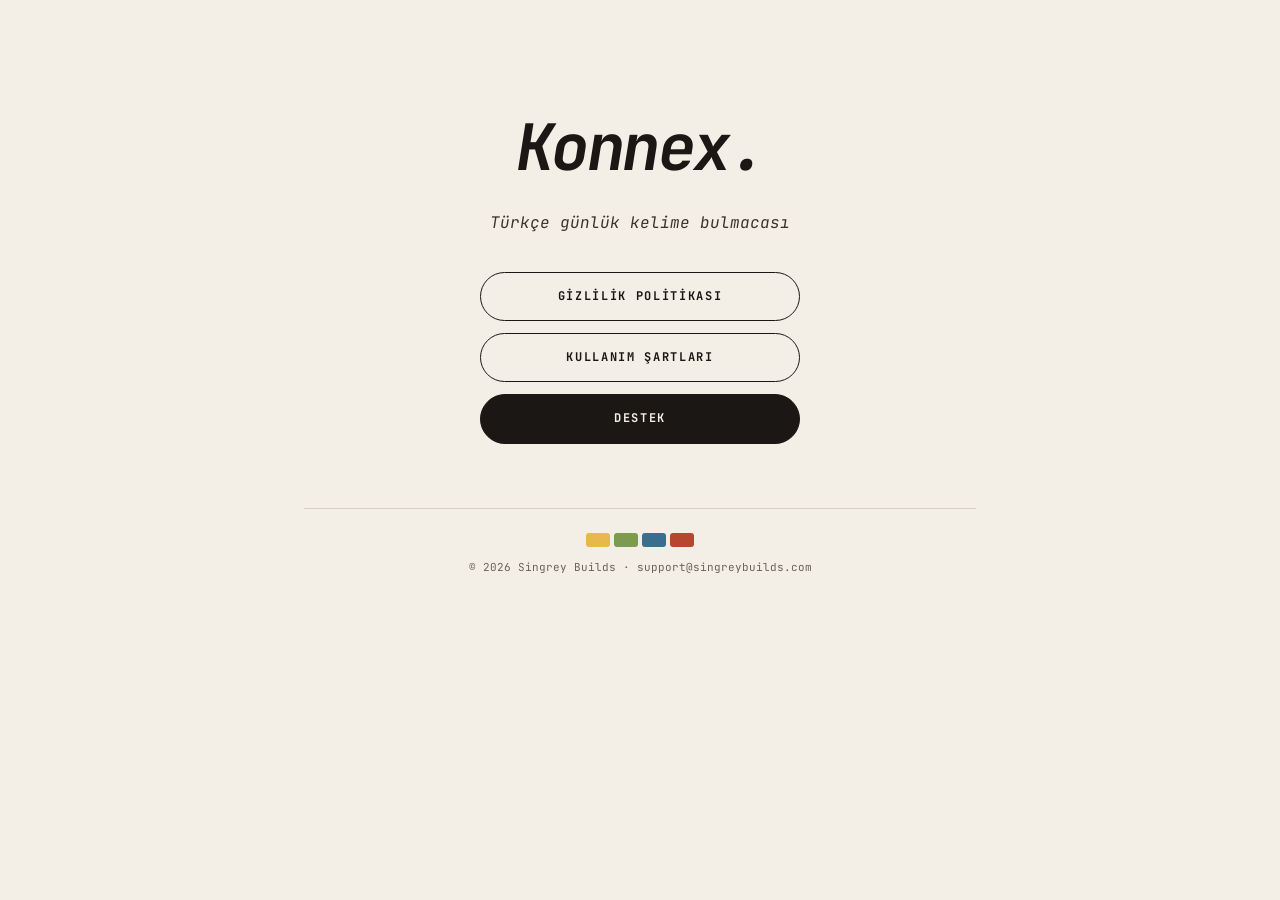
<file: index.html>
<!DOCTYPE html>
<html lang="tr">
<head>
  <meta charset="UTF-8" />
  <meta name="viewport" content="width=device-width, initial-scale=1.0" />
  <title>Konnex — Yasal & Destek</title>
  <link rel="stylesheet" href="./assets/style.css" />
</head>
<body>
  <main class="landing">
    <div class="wordmark">K<span class="underline">on</span>nex.</div>
    <p class="tagline">Türkçe günlük kelime bulmacası</p>

    <div class="links">
      <a href="./privacy.html">Gizlilik Politikası</a>
      <a href="./terms.html">Kullanım Şartları</a>
      <a href="mailto:support@singreybuilds.com" class="solid">Destek</a>
    </div>

    <footer style="margin-top: 64px;">
      <div class="swatches">
        <span style="background:#e8b84a"></span>
        <span style="background:#7d9b4e"></span>
        <span style="background:#3a6e8f"></span>
        <span style="background:#b8462e"></span>
      </div>
      <p>© 2026 Singrey Builds · support@singreybuilds.com</p>
    </footer>
  </main>
</body>
</html>
</file>
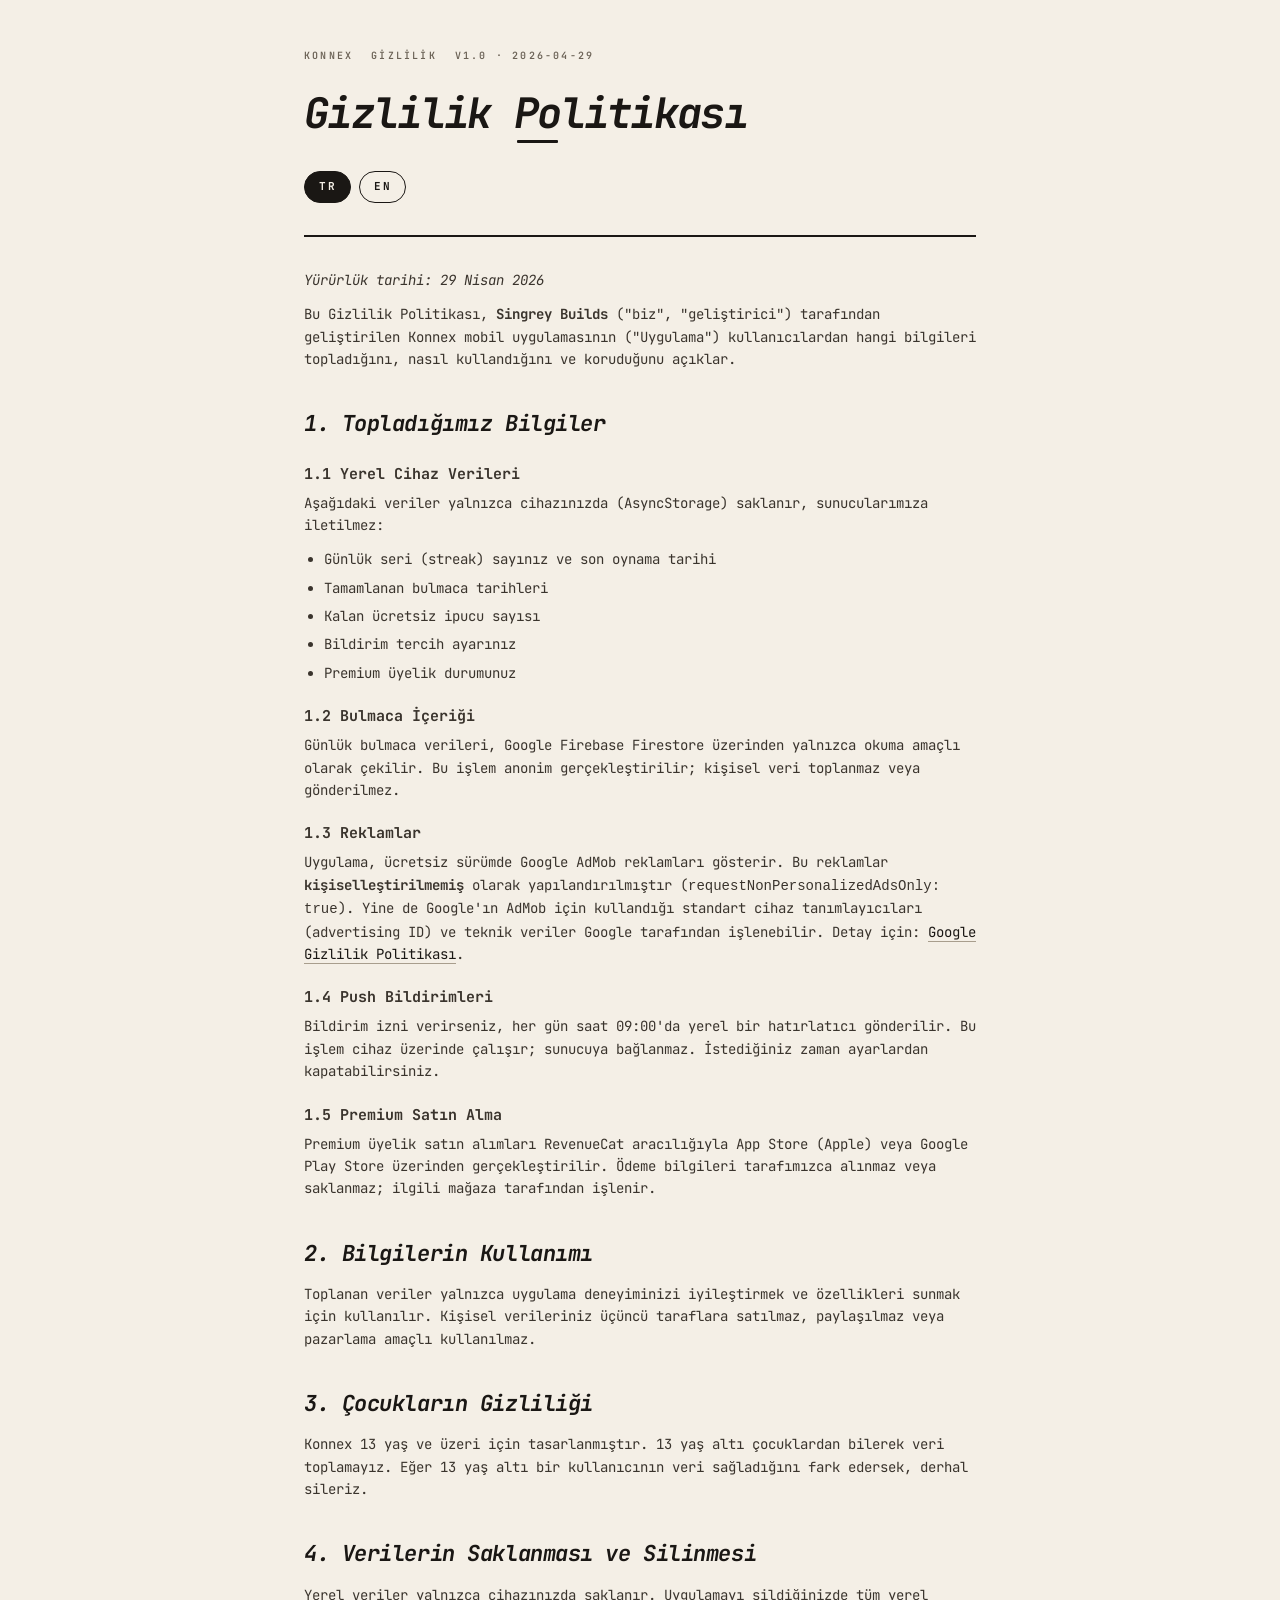
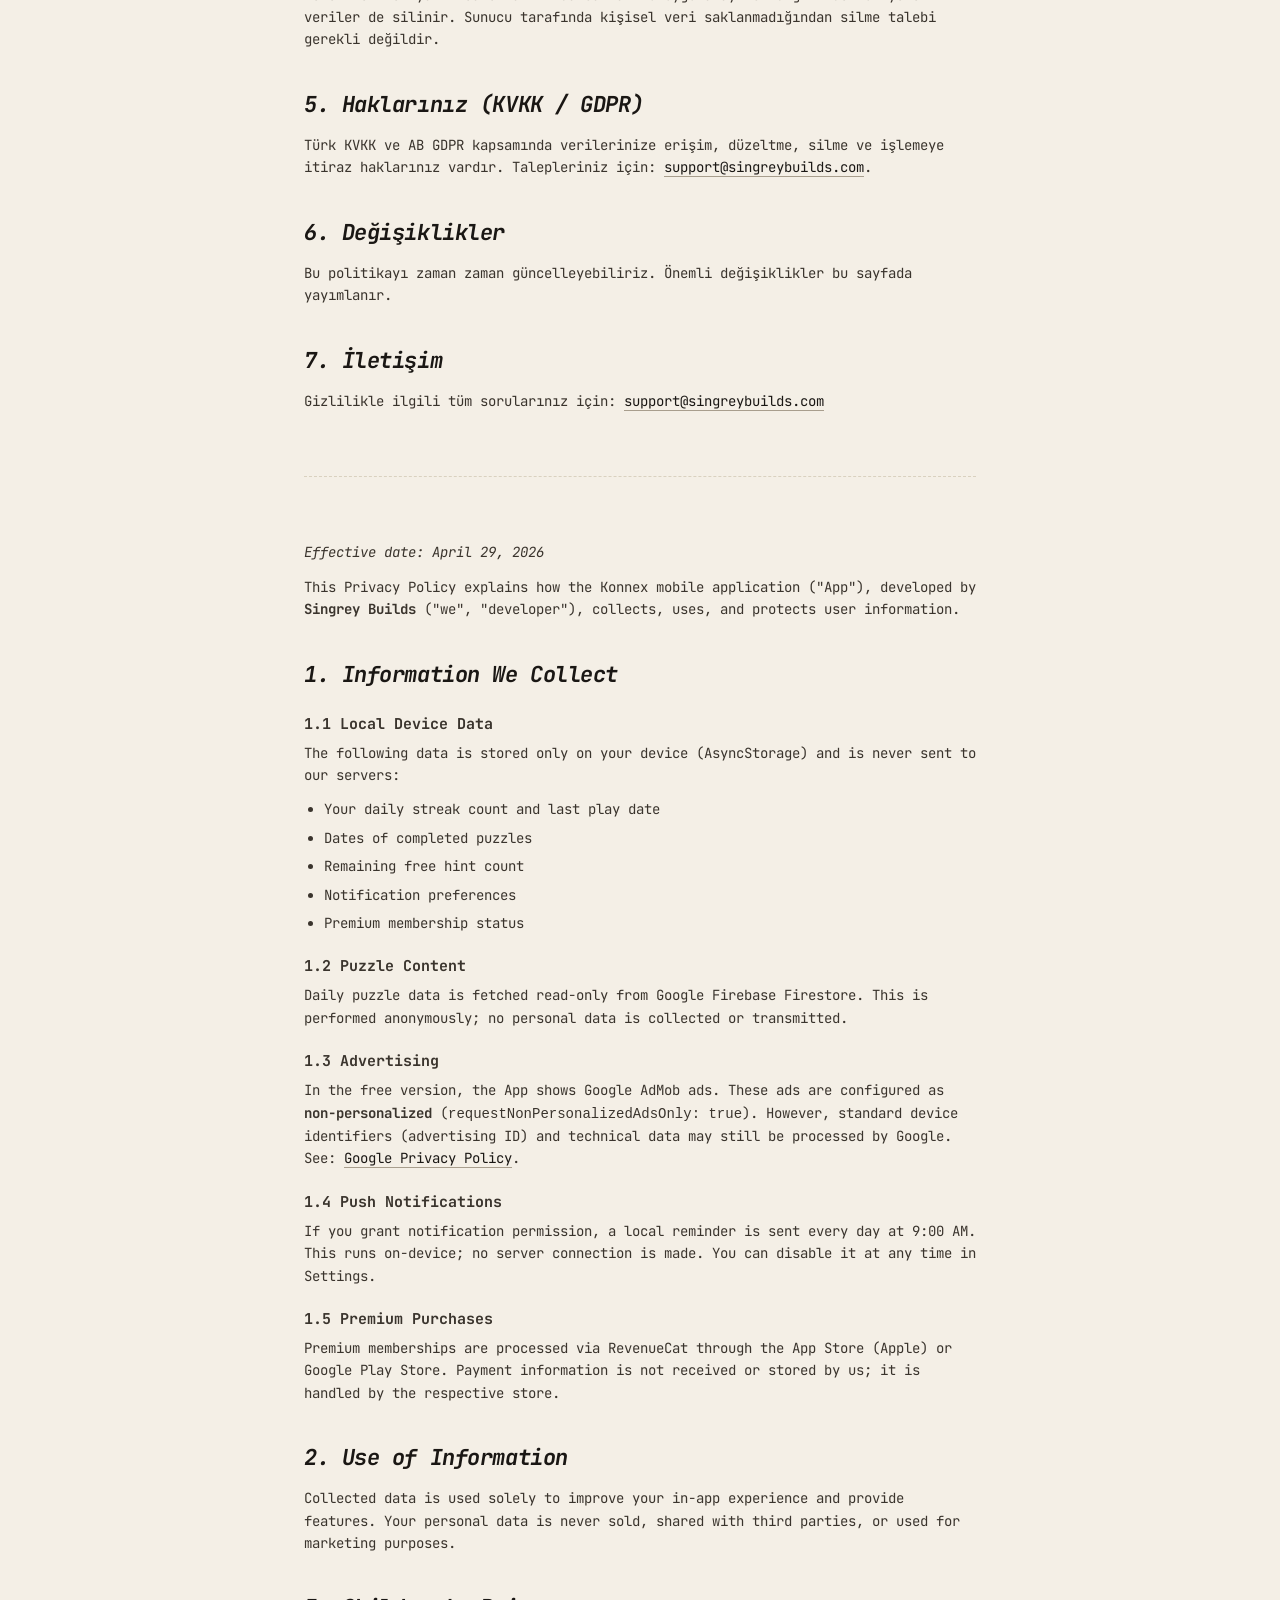
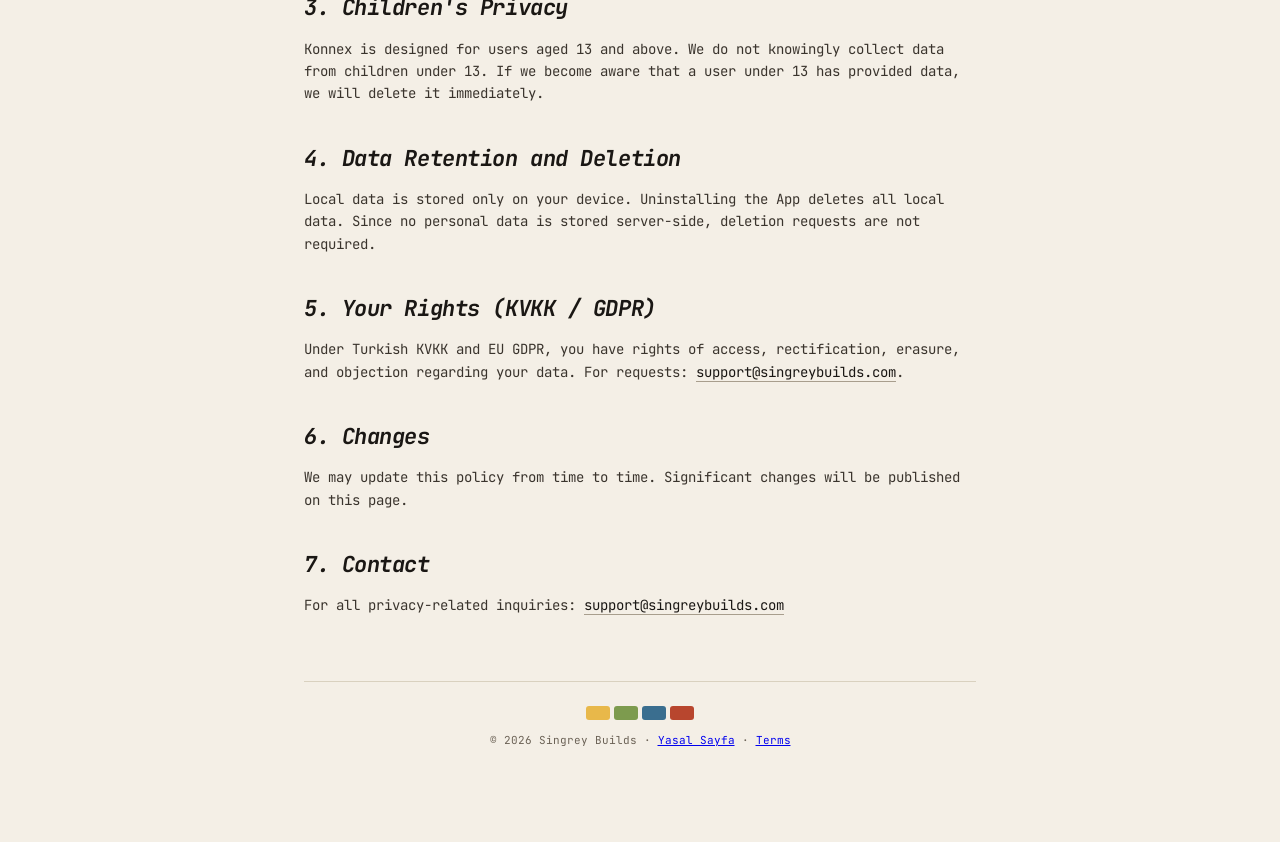
<file: privacy.html>
<!DOCTYPE html>
<html lang="tr">
<head>
  <meta charset="UTF-8" />
  <meta name="viewport" content="width=device-width, initial-scale=1.0" />
  <title>Konnex — Gizlilik Politikası / Privacy Policy</title>
  <link rel="stylesheet" href="./assets/style.css" />
</head>
<body>
  <main>
    <header>
      <div class="tags">
        <span>KONNEX</span>
        <span>GİZLİLİK</span>
        <span>v1.0 · 2026-04-29</span>
      </div>
      <h1>Gizlilik <span class="underline">Po</span>litikası</h1>
      <div class="lang-switch">
        <a href="#tr" class="active">TR</a>
        <a href="#en">EN</a>
      </div>
    </header>

    <article id="tr">
      <p><em>Yürürlük tarihi: 29 Nisan 2026</em></p>
      <p>Bu Gizlilik Politikası, <strong>Singrey Builds</strong> ("biz", "geliştirici") tarafından geliştirilen Konnex mobil uygulamasının ("Uygulama") kullanıcılardan hangi bilgileri topladığını, nasıl kullandığını ve koruduğunu açıklar.</p>

      <h2>1. Topladığımız Bilgiler</h2>

      <h3>1.1 Yerel Cihaz Verileri</h3>
      <p>Aşağıdaki veriler yalnızca cihazınızda (AsyncStorage) saklanır, sunucularımıza iletilmez:</p>
      <ul>
        <li>Günlük seri (streak) sayınız ve son oynama tarihi</li>
        <li>Tamamlanan bulmaca tarihleri</li>
        <li>Kalan ücretsiz ipucu sayısı</li>
        <li>Bildirim tercih ayarınız</li>
        <li>Premium üyelik durumunuz</li>
      </ul>

      <h3>1.2 Bulmaca İçeriği</h3>
      <p>Günlük bulmaca verileri, Google Firebase Firestore üzerinden yalnızca okuma amaçlı olarak çekilir. Bu işlem anonim gerçekleştirilir; kişisel veri toplanmaz veya gönderilmez.</p>

      <h3>1.3 Reklamlar</h3>
      <p>Uygulama, ücretsiz sürümde Google AdMob reklamları gösterir. Bu reklamlar <strong>kişiselleştirilmemiş</strong> olarak yapılandırılmıştır (<code>requestNonPersonalizedAdsOnly: true</code>). Yine de Google'ın AdMob için kullandığı standart cihaz tanımlayıcıları (advertising ID) ve teknik veriler Google tarafından işlenebilir. Detay için: <a href="https://policies.google.com/privacy" target="_blank">Google Gizlilik Politikası</a>.</p>

      <h3>1.4 Push Bildirimleri</h3>
      <p>Bildirim izni verirseniz, her gün saat 09:00'da yerel bir hatırlatıcı gönderilir. Bu işlem cihaz üzerinde çalışır; sunucuya bağlanmaz. İstediğiniz zaman ayarlardan kapatabilirsiniz.</p>

      <h3>1.5 Premium Satın Alma</h3>
      <p>Premium üyelik satın alımları RevenueCat aracılığıyla App Store (Apple) veya Google Play Store üzerinden gerçekleştirilir. Ödeme bilgileri tarafımızca alınmaz veya saklanmaz; ilgili mağaza tarafından işlenir.</p>

      <h2>2. Bilgilerin Kullanımı</h2>
      <p>Toplanan veriler yalnızca uygulama deneyiminizi iyileştirmek ve özellikleri sunmak için kullanılır. Kişisel verileriniz üçüncü taraflara satılmaz, paylaşılmaz veya pazarlama amaçlı kullanılmaz.</p>

      <h2>3. Çocukların Gizliliği</h2>
      <p>Konnex 13 yaş ve üzeri için tasarlanmıştır. 13 yaş altı çocuklardan bilerek veri toplamayız. Eğer 13 yaş altı bir kullanıcının veri sağladığını fark edersek, derhal sileriz.</p>

      <h2>4. Verilerin Saklanması ve Silinmesi</h2>
      <p>Yerel veriler yalnızca cihazınızda saklanır. Uygulamayı sildiğinizde tüm yerel veriler de silinir. Sunucu tarafında kişisel veri saklanmadığından silme talebi gerekli değildir.</p>

      <h2>5. Haklarınız (KVKK / GDPR)</h2>
      <p>Türk KVKK ve AB GDPR kapsamında verilerinize erişim, düzeltme, silme ve işlemeye itiraz haklarınız vardır. Talepleriniz için: <a href="mailto:support@singreybuilds.com">support@singreybuilds.com</a>.</p>

      <h2>6. Değişiklikler</h2>
      <p>Bu politikayı zaman zaman güncelleyebiliriz. Önemli değişiklikler bu sayfada yayımlanır.</p>

      <h2>7. İletişim</h2>
      <p>Gizlilikle ilgili tüm sorularınız için: <a href="mailto:support@singreybuilds.com">support@singreybuilds.com</a></p>
    </article>

    <hr style="margin: 64px 0; border: none; border-top: 1px dashed var(--paper-edge);" />

    <article id="en">
      <p><em>Effective date: April 29, 2026</em></p>
      <p>This Privacy Policy explains how the Konnex mobile application ("App"), developed by <strong>Singrey Builds</strong> ("we", "developer"), collects, uses, and protects user information.</p>

      <h2>1. Information We Collect</h2>

      <h3>1.1 Local Device Data</h3>
      <p>The following data is stored only on your device (AsyncStorage) and is never sent to our servers:</p>
      <ul>
        <li>Your daily streak count and last play date</li>
        <li>Dates of completed puzzles</li>
        <li>Remaining free hint count</li>
        <li>Notification preferences</li>
        <li>Premium membership status</li>
      </ul>

      <h3>1.2 Puzzle Content</h3>
      <p>Daily puzzle data is fetched read-only from Google Firebase Firestore. This is performed anonymously; no personal data is collected or transmitted.</p>

      <h3>1.3 Advertising</h3>
      <p>In the free version, the App shows Google AdMob ads. These ads are configured as <strong>non-personalized</strong> (<code>requestNonPersonalizedAdsOnly: true</code>). However, standard device identifiers (advertising ID) and technical data may still be processed by Google. See: <a href="https://policies.google.com/privacy" target="_blank">Google Privacy Policy</a>.</p>

      <h3>1.4 Push Notifications</h3>
      <p>If you grant notification permission, a local reminder is sent every day at 9:00 AM. This runs on-device; no server connection is made. You can disable it at any time in Settings.</p>

      <h3>1.5 Premium Purchases</h3>
      <p>Premium memberships are processed via RevenueCat through the App Store (Apple) or Google Play Store. Payment information is not received or stored by us; it is handled by the respective store.</p>

      <h2>2. Use of Information</h2>
      <p>Collected data is used solely to improve your in-app experience and provide features. Your personal data is never sold, shared with third parties, or used for marketing purposes.</p>

      <h2>3. Children's Privacy</h2>
      <p>Konnex is designed for users aged 13 and above. We do not knowingly collect data from children under 13. If we become aware that a user under 13 has provided data, we will delete it immediately.</p>

      <h2>4. Data Retention and Deletion</h2>
      <p>Local data is stored only on your device. Uninstalling the App deletes all local data. Since no personal data is stored server-side, deletion requests are not required.</p>

      <h2>5. Your Rights (KVKK / GDPR)</h2>
      <p>Under Turkish KVKK and EU GDPR, you have rights of access, rectification, erasure, and objection regarding your data. For requests: <a href="mailto:support@singreybuilds.com">support@singreybuilds.com</a>.</p>

      <h2>6. Changes</h2>
      <p>We may update this policy from time to time. Significant changes will be published on this page.</p>

      <h2>7. Contact</h2>
      <p>For all privacy-related inquiries: <a href="mailto:support@singreybuilds.com">support@singreybuilds.com</a></p>
    </article>

    <footer>
      <div class="swatches">
        <span style="background:#e8b84a"></span>
        <span style="background:#7d9b4e"></span>
        <span style="background:#3a6e8f"></span>
        <span style="background:#b8462e"></span>
      </div>
      <p>© 2026 Singrey Builds · <a href="./index.html">Yasal Sayfa</a> · <a href="./terms.html">Terms</a></p>
    </footer>
  </main>
</body>
</html>
</file>
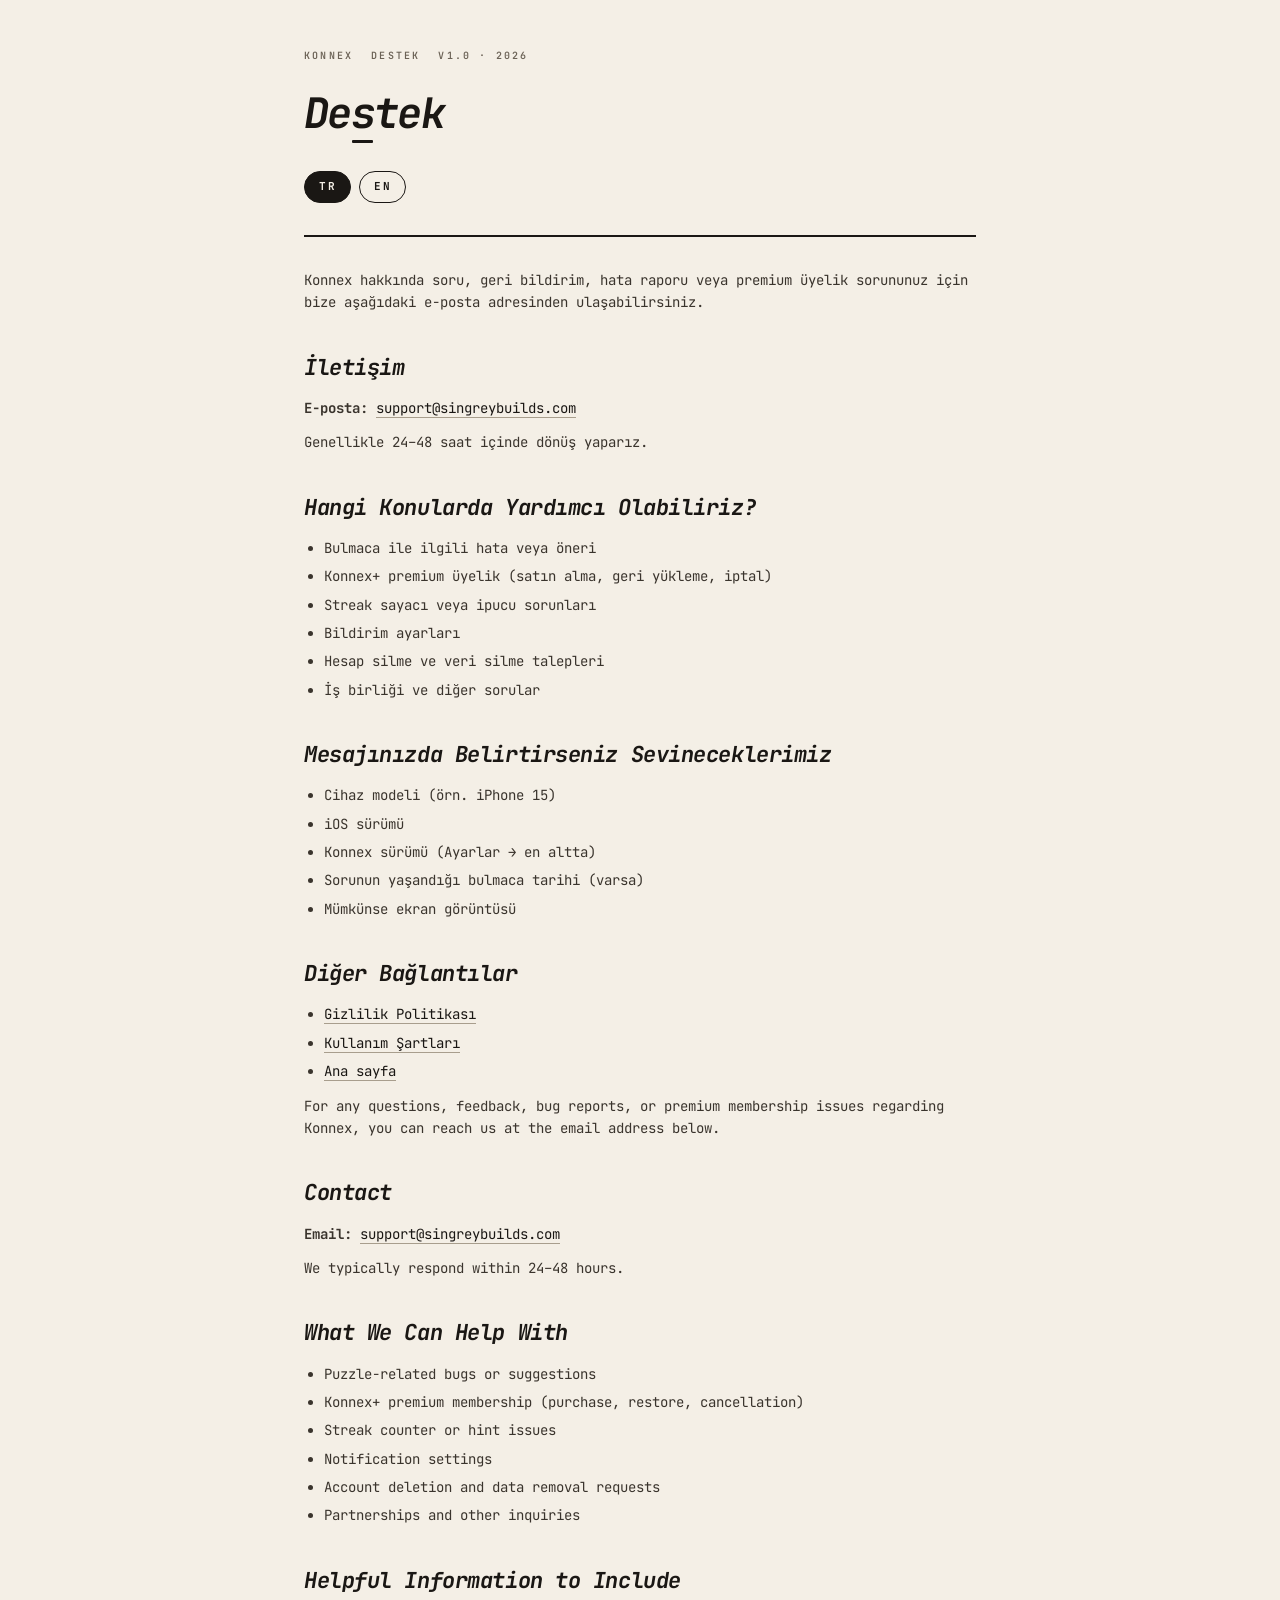
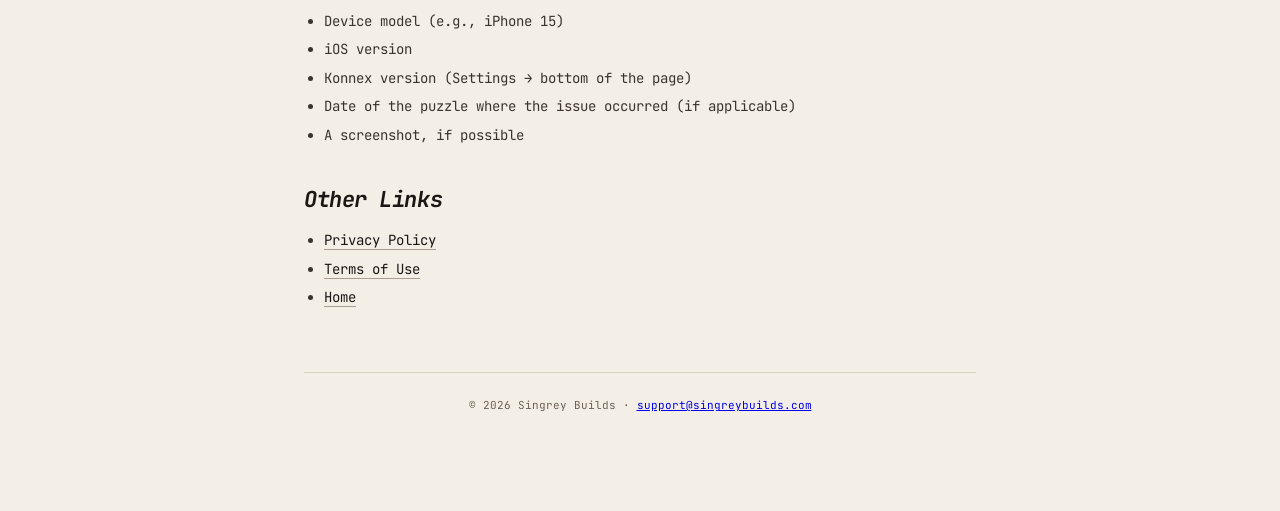
<file: support.html>
<!DOCTYPE html>
<html lang="tr">
<head>
  <meta charset="UTF-8" />
  <meta name="viewport" content="width=device-width, initial-scale=1.0" />
  <title>Konnex — Destek / Support</title>
  <link rel="stylesheet" href="./assets/style.css" />
</head>
<body>
  <main>
    <header>
      <div class="tags">
        <span>KONNEX</span>
        <span>DESTEK</span>
        <span>v1.0 · 2026</span>
      </div>
      <h1>De<span class="underline">s</span>tek</h1>
      <div class="lang-switch">
        <a href="#tr" class="active">TR</a>
        <a href="#en">EN</a>
      </div>
    </header>

    <article id="tr">
      <p>Konnex hakkında soru, geri bildirim, hata raporu veya premium üyelik sorununuz için bize aşağıdaki e-posta adresinden ulaşabilirsiniz.</p>

      <h2>İletişim</h2>
      <p>
        <strong>E-posta:</strong>
        <a href="mailto:support@singreybuilds.com">support@singreybuilds.com</a>
      </p>
      <p>Genellikle 24–48 saat içinde dönüş yaparız.</p>

      <h2>Hangi Konularda Yardımcı Olabiliriz?</h2>
      <ul>
        <li>Bulmaca ile ilgili hata veya öneri</li>
        <li>Konnex+ premium üyelik (satın alma, geri yükleme, iptal)</li>
        <li>Streak sayacı veya ipucu sorunları</li>
        <li>Bildirim ayarları</li>
        <li>Hesap silme ve veri silme talepleri</li>
        <li>İş birliği ve diğer sorular</li>
      </ul>

      <h2>Mesajınızda Belirtirseniz Sevineceklerimiz</h2>
      <ul>
        <li>Cihaz modeli (örn. iPhone 15)</li>
        <li>iOS sürümü</li>
        <li>Konnex sürümü (Ayarlar → en altta)</li>
        <li>Sorunun yaşandığı bulmaca tarihi (varsa)</li>
        <li>Mümkünse ekran görüntüsü</li>
      </ul>

      <h2>Diğer Bağlantılar</h2>
      <ul>
        <li><a href="./privacy.html">Gizlilik Politikası</a></li>
        <li><a href="./terms.html">Kullanım Şartları</a></li>
        <li><a href="./index.html">Ana sayfa</a></li>
      </ul>
    </article>

    <article id="en">
      <p>For any questions, feedback, bug reports, or premium membership issues regarding Konnex, you can reach us at the email address below.</p>

      <h2>Contact</h2>
      <p>
        <strong>Email:</strong>
        <a href="mailto:support@singreybuilds.com">support@singreybuilds.com</a>
      </p>
      <p>We typically respond within 24–48 hours.</p>

      <h2>What We Can Help With</h2>
      <ul>
        <li>Puzzle-related bugs or suggestions</li>
        <li>Konnex+ premium membership (purchase, restore, cancellation)</li>
        <li>Streak counter or hint issues</li>
        <li>Notification settings</li>
        <li>Account deletion and data removal requests</li>
        <li>Partnerships and other inquiries</li>
      </ul>

      <h2>Helpful Information to Include</h2>
      <ul>
        <li>Device model (e.g., iPhone 15)</li>
        <li>iOS version</li>
        <li>Konnex version (Settings → bottom of the page)</li>
        <li>Date of the puzzle where the issue occurred (if applicable)</li>
        <li>A screenshot, if possible</li>
      </ul>

      <h2>Other Links</h2>
      <ul>
        <li><a href="./privacy.html">Privacy Policy</a></li>
        <li><a href="./terms.html">Terms of Use</a></li>
        <li><a href="./index.html">Home</a></li>
      </ul>
    </article>

    <footer>
      <p>© 2026 Singrey Builds · <a href="mailto:support@singreybuilds.com">support@singreybuilds.com</a></p>
    </footer>
  </main>
</body>
</html>
</file>
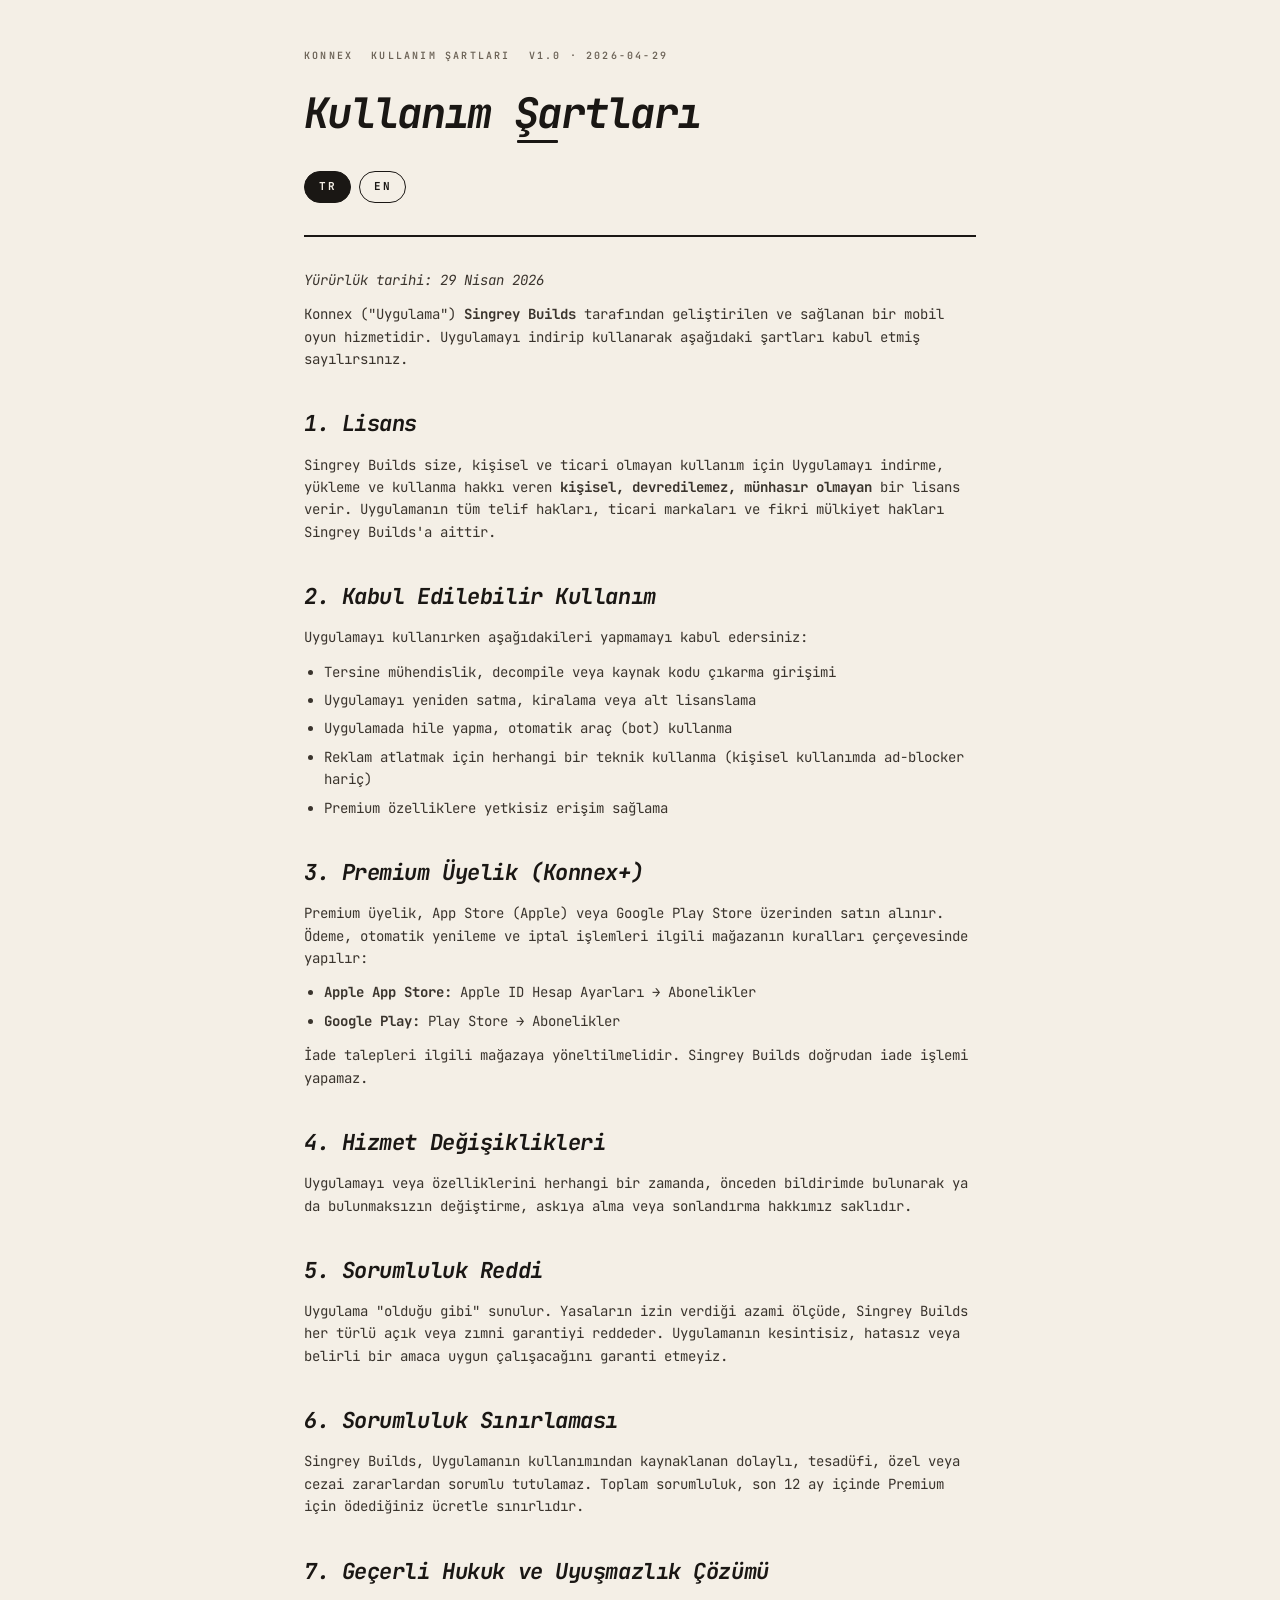
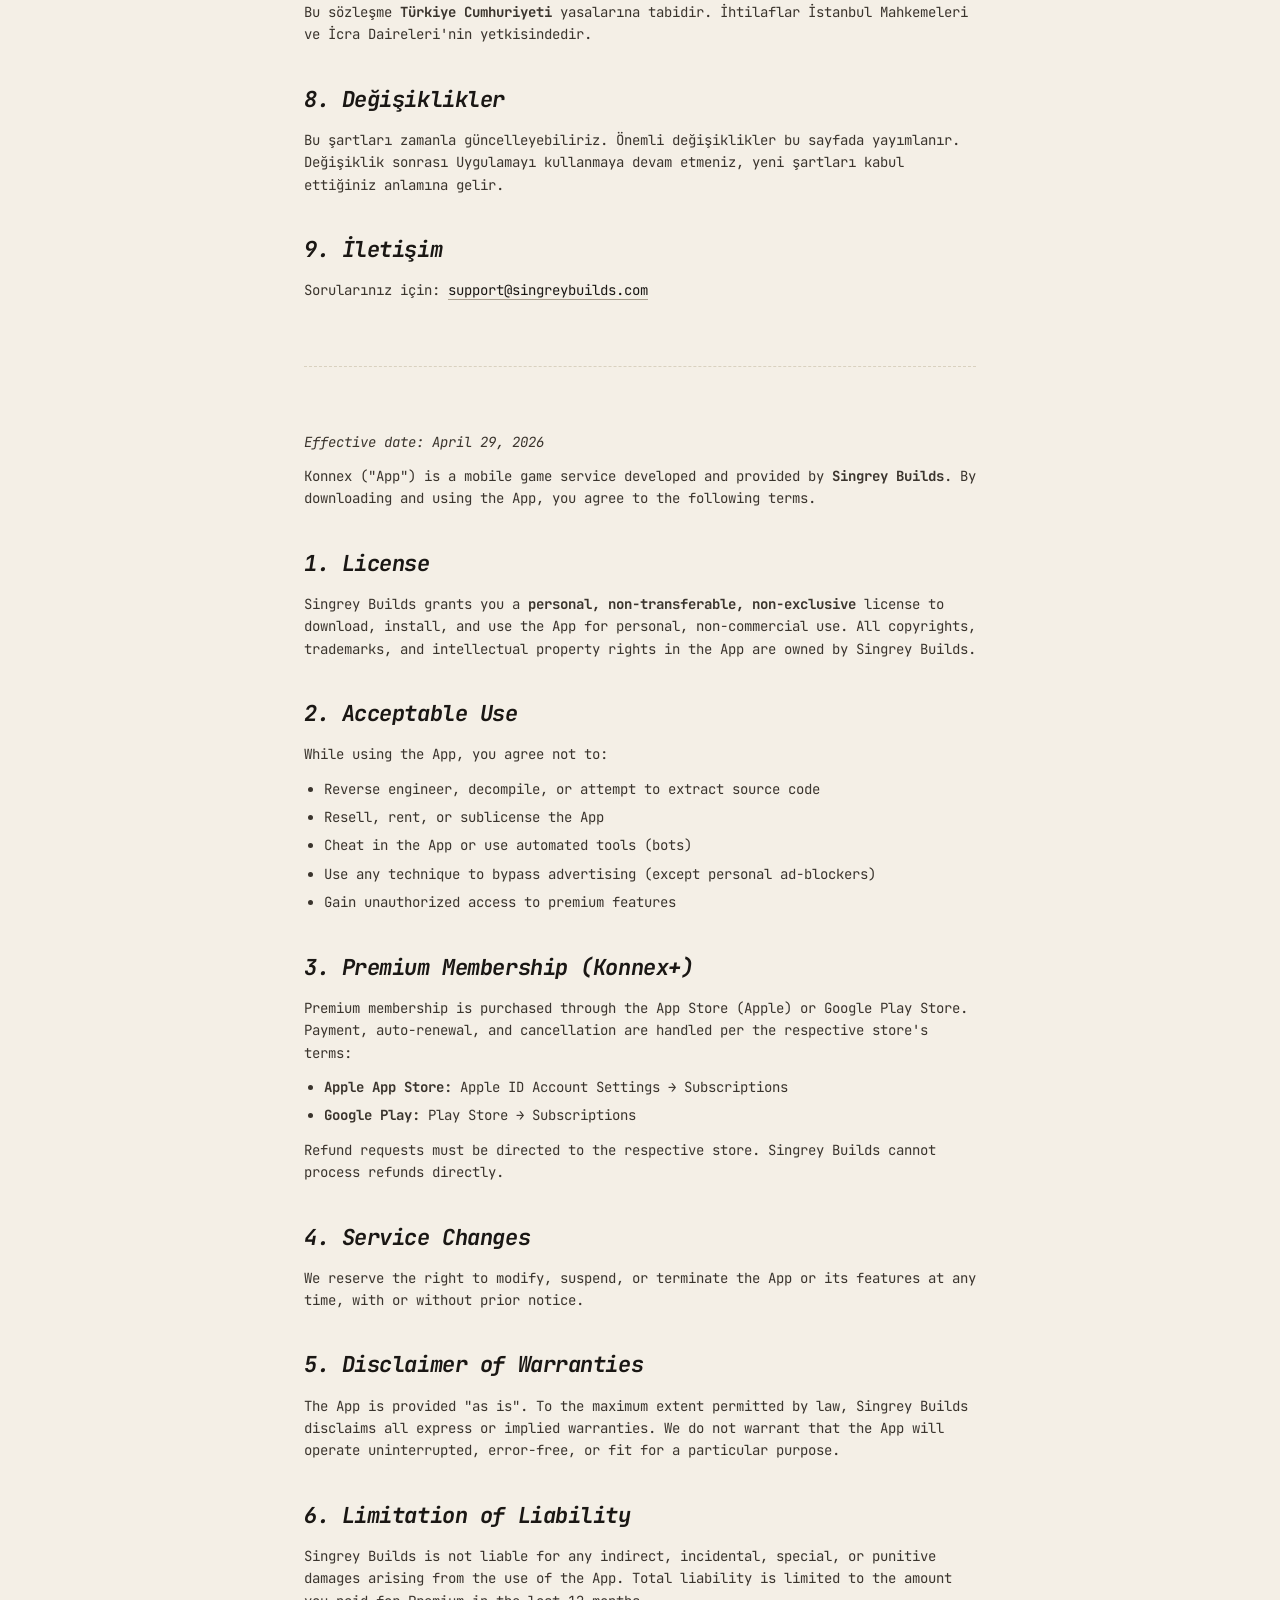
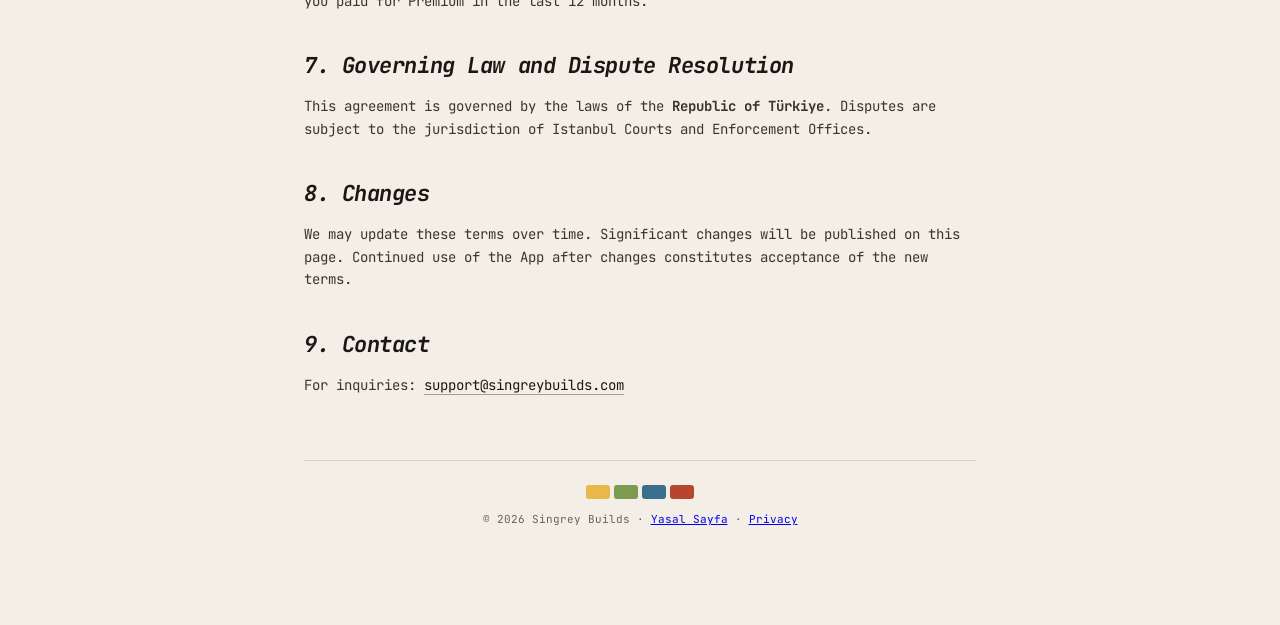
<file: terms.html>
<!DOCTYPE html>
<html lang="tr">
<head>
  <meta charset="UTF-8" />
  <meta name="viewport" content="width=device-width, initial-scale=1.0" />
  <title>Konnex — Kullanım Şartları / Terms of Use</title>
  <link rel="stylesheet" href="./assets/style.css" />
</head>
<body>
  <main>
    <header>
      <div class="tags">
        <span>KONNEX</span>
        <span>KULLANIM ŞARTLARI</span>
        <span>v1.0 · 2026-04-29</span>
      </div>
      <h1>Kullanım <span class="underline">Şa</span>rtları</h1>
      <div class="lang-switch">
        <a href="#tr" class="active">TR</a>
        <a href="#en">EN</a>
      </div>
    </header>

    <article id="tr">
      <p><em>Yürürlük tarihi: 29 Nisan 2026</em></p>
      <p>Konnex ("Uygulama") <strong>Singrey Builds</strong> tarafından geliştirilen ve sağlanan bir mobil oyun hizmetidir. Uygulamayı indirip kullanarak aşağıdaki şartları kabul etmiş sayılırsınız.</p>

      <h2>1. Lisans</h2>
      <p>Singrey Builds size, kişisel ve ticari olmayan kullanım için Uygulamayı indirme, yükleme ve kullanma hakkı veren <strong>kişisel, devredilemez, münhasır olmayan</strong> bir lisans verir. Uygulamanın tüm telif hakları, ticari markaları ve fikri mülkiyet hakları Singrey Builds'a aittir.</p>

      <h2>2. Kabul Edilebilir Kullanım</h2>
      <p>Uygulamayı kullanırken aşağıdakileri yapmamayı kabul edersiniz:</p>
      <ul>
        <li>Tersine mühendislik, decompile veya kaynak kodu çıkarma girişimi</li>
        <li>Uygulamayı yeniden satma, kiralama veya alt lisanslama</li>
        <li>Uygulamada hile yapma, otomatik araç (bot) kullanma</li>
        <li>Reklam atlatmak için herhangi bir teknik kullanma (kişisel kullanımda ad-blocker hariç)</li>
        <li>Premium özelliklere yetkisiz erişim sağlama</li>
      </ul>

      <h2>3. Premium Üyelik (Konnex+)</h2>
      <p>Premium üyelik, App Store (Apple) veya Google Play Store üzerinden satın alınır. Ödeme, otomatik yenileme ve iptal işlemleri ilgili mağazanın kuralları çerçevesinde yapılır:</p>
      <ul>
        <li><strong>Apple App Store:</strong> Apple ID Hesap Ayarları → Abonelikler</li>
        <li><strong>Google Play:</strong> Play Store → Abonelikler</li>
      </ul>
      <p>İade talepleri ilgili mağazaya yöneltilmelidir. Singrey Builds doğrudan iade işlemi yapamaz.</p>

      <h2>4. Hizmet Değişiklikleri</h2>
      <p>Uygulamayı veya özelliklerini herhangi bir zamanda, önceden bildirimde bulunarak ya da bulunmaksızın değiştirme, askıya alma veya sonlandırma hakkımız saklıdır.</p>

      <h2>5. Sorumluluk Reddi</h2>
      <p>Uygulama "olduğu gibi" sunulur. Yasaların izin verdiği azami ölçüde, Singrey Builds her türlü açık veya zımni garantiyi reddeder. Uygulamanın kesintisiz, hatasız veya belirli bir amaca uygun çalışacağını garanti etmeyiz.</p>

      <h2>6. Sorumluluk Sınırlaması</h2>
      <p>Singrey Builds, Uygulamanın kullanımından kaynaklanan dolaylı, tesadüfi, özel veya cezai zararlardan sorumlu tutulamaz. Toplam sorumluluk, son 12 ay içinde Premium için ödediğiniz ücretle sınırlıdır.</p>

      <h2>7. Geçerli Hukuk ve Uyuşmazlık Çözümü</h2>
      <p>Bu sözleşme <strong>Türkiye Cumhuriyeti</strong> yasalarına tabidir. İhtilaflar İstanbul Mahkemeleri ve İcra Daireleri'nin yetkisindedir.</p>

      <h2>8. Değişiklikler</h2>
      <p>Bu şartları zamanla güncelleyebiliriz. Önemli değişiklikler bu sayfada yayımlanır. Değişiklik sonrası Uygulamayı kullanmaya devam etmeniz, yeni şartları kabul ettiğiniz anlamına gelir.</p>

      <h2>9. İletişim</h2>
      <p>Sorularınız için: <a href="mailto:support@singreybuilds.com">support@singreybuilds.com</a></p>
    </article>

    <hr style="margin: 64px 0; border: none; border-top: 1px dashed var(--paper-edge);" />

    <article id="en">
      <p><em>Effective date: April 29, 2026</em></p>
      <p>Konnex ("App") is a mobile game service developed and provided by <strong>Singrey Builds</strong>. By downloading and using the App, you agree to the following terms.</p>

      <h2>1. License</h2>
      <p>Singrey Builds grants you a <strong>personal, non-transferable, non-exclusive</strong> license to download, install, and use the App for personal, non-commercial use. All copyrights, trademarks, and intellectual property rights in the App are owned by Singrey Builds.</p>

      <h2>2. Acceptable Use</h2>
      <p>While using the App, you agree not to:</p>
      <ul>
        <li>Reverse engineer, decompile, or attempt to extract source code</li>
        <li>Resell, rent, or sublicense the App</li>
        <li>Cheat in the App or use automated tools (bots)</li>
        <li>Use any technique to bypass advertising (except personal ad-blockers)</li>
        <li>Gain unauthorized access to premium features</li>
      </ul>

      <h2>3. Premium Membership (Konnex+)</h2>
      <p>Premium membership is purchased through the App Store (Apple) or Google Play Store. Payment, auto-renewal, and cancellation are handled per the respective store's terms:</p>
      <ul>
        <li><strong>Apple App Store:</strong> Apple ID Account Settings → Subscriptions</li>
        <li><strong>Google Play:</strong> Play Store → Subscriptions</li>
      </ul>
      <p>Refund requests must be directed to the respective store. Singrey Builds cannot process refunds directly.</p>

      <h2>4. Service Changes</h2>
      <p>We reserve the right to modify, suspend, or terminate the App or its features at any time, with or without prior notice.</p>

      <h2>5. Disclaimer of Warranties</h2>
      <p>The App is provided "as is". To the maximum extent permitted by law, Singrey Builds disclaims all express or implied warranties. We do not warrant that the App will operate uninterrupted, error-free, or fit for a particular purpose.</p>

      <h2>6. Limitation of Liability</h2>
      <p>Singrey Builds is not liable for any indirect, incidental, special, or punitive damages arising from the use of the App. Total liability is limited to the amount you paid for Premium in the last 12 months.</p>

      <h2>7. Governing Law and Dispute Resolution</h2>
      <p>This agreement is governed by the laws of the <strong>Republic of Türkiye</strong>. Disputes are subject to the jurisdiction of Istanbul Courts and Enforcement Offices.</p>

      <h2>8. Changes</h2>
      <p>We may update these terms over time. Significant changes will be published on this page. Continued use of the App after changes constitutes acceptance of the new terms.</p>

      <h2>9. Contact</h2>
      <p>For inquiries: <a href="mailto:support@singreybuilds.com">support@singreybuilds.com</a></p>
    </article>

    <footer>
      <div class="swatches">
        <span style="background:#e8b84a"></span>
        <span style="background:#7d9b4e"></span>
        <span style="background:#3a6e8f"></span>
        <span style="background:#b8462e"></span>
      </div>
      <p>© 2026 Singrey Builds · <a href="./index.html">Yasal Sayfa</a> · <a href="./privacy.html">Privacy</a></p>
    </footer>
  </main>
</body>
</html>
</file>
<file: assets/style.css>
/* Konnex Legal — paper bg + JetBrains Mono, Konnex temasıyla uyumlu */
@import url('https://fonts.googleapis.com/css2?family=JetBrains+Mono:ital,wght@0,400;0,500;0,600;0,700;1,500;1,700&display=swap');

:root {
  --paper: #f4efe6;
  --paper-2: #ebe5d8;
  --paper-edge: #d9d1bf;
  --ink: #1a1714;
  --ink-2: #3a342d;
  --ink-3: #6b6256;
  --ink-faint: #a89e8d;
  --cat-1: #e8b84a;
  --cat-2: #7d9b4e;
  --cat-3: #3a6e8f;
  --cat-4: #b8462e;
}

* { box-sizing: border-box; margin: 0; padding: 0; }

html, body {
  background: var(--paper);
  color: var(--ink);
  font-family: 'JetBrains Mono', ui-monospace, Menlo, monospace;
  font-size: 15px;
  line-height: 1.6;
  -webkit-font-smoothing: antialiased;
}

main {
  max-width: 720px;
  margin: 0 auto;
  padding: 48px 24px 96px;
}

header {
  border-bottom: 2px solid var(--ink);
  padding-bottom: 24px;
  margin-bottom: 32px;
}

header .tags {
  display: flex;
  gap: 18px;
  font-size: 10px;
  letter-spacing: 0.22em;
  color: var(--ink-3);
  text-transform: uppercase;
  font-weight: 600;
}

header h1 {
  font-style: italic;
  font-weight: 700;
  font-size: 42px;
  letter-spacing: -0.04em;
  margin-top: 16px;
}

header .underline {
  display: inline-block;
  position: relative;
}
header .underline::after {
  content: '';
  position: absolute;
  left: 6%; right: 6%;
  bottom: 4px;
  height: 3px;
  background: var(--ink);
  border-radius: 1px;
}

.lang-switch {
  display: flex;
  gap: 8px;
  margin: 24px 0 8px;
}
.lang-switch a {
  padding: 6px 14px;
  border-radius: 999px;
  border: 1.5px solid var(--ink);
  color: var(--ink);
  text-decoration: none;
  font-size: 11px;
  letter-spacing: 0.14em;
  text-transform: uppercase;
  font-weight: 700;
}
.lang-switch a.active {
  background: var(--ink);
  color: var(--paper);
}

article h2 {
  font-style: italic;
  font-weight: 700;
  font-size: 22px;
  letter-spacing: -0.02em;
  margin: 36px 0 12px;
  color: var(--ink);
}

article h3 {
  font-size: 15px;
  font-weight: 700;
  margin: 20px 0 6px;
  color: var(--ink-2);
}

article p {
  font-size: 14px;
  color: var(--ink-2);
  margin-bottom: 12px;
}

article ul {
  margin: 0 0 12px 20px;
  font-size: 14px;
  color: var(--ink-2);
}

article li { margin-bottom: 6px; }

article a {
  color: var(--ink);
  border-bottom: 1px solid var(--ink-faint);
  text-decoration: none;
}
article a:hover { border-color: var(--ink); }

footer {
  margin-top: 64px;
  padding-top: 24px;
  border-top: 1px solid var(--paper-edge);
  font-size: 11px;
  color: var(--ink-3);
  text-align: center;
}

footer .swatches {
  display: inline-flex;
  gap: 4px;
  margin-bottom: 12px;
}
footer .swatches span {
  display: inline-block;
  width: 24px;
  height: 14px;
  border-radius: 3px;
}

/* Landing page (index.html) */
.landing {
  text-align: center;
  padding: 96px 24px;
}
.landing .wordmark {
  font-style: italic;
  font-weight: 700;
  font-size: 64px;
  letter-spacing: -0.04em;
  margin-bottom: 12px;
}
.landing .tagline {
  font-style: italic;
  font-size: 16px;
  color: var(--ink-2);
  margin-bottom: 36px;
}
.landing .links {
  display: flex;
  flex-direction: column;
  gap: 12px;
  max-width: 320px;
  margin: 0 auto;
}
.landing .links a {
  padding: 14px 22px;
  border-radius: 999px;
  border: 1.5px solid var(--ink);
  color: var(--ink);
  text-decoration: none;
  font-weight: 700;
  letter-spacing: 0.14em;
  text-transform: uppercase;
  font-size: 12px;
}
.landing .links a.solid {
  background: var(--ink);
  color: var(--paper);
}
</file>
